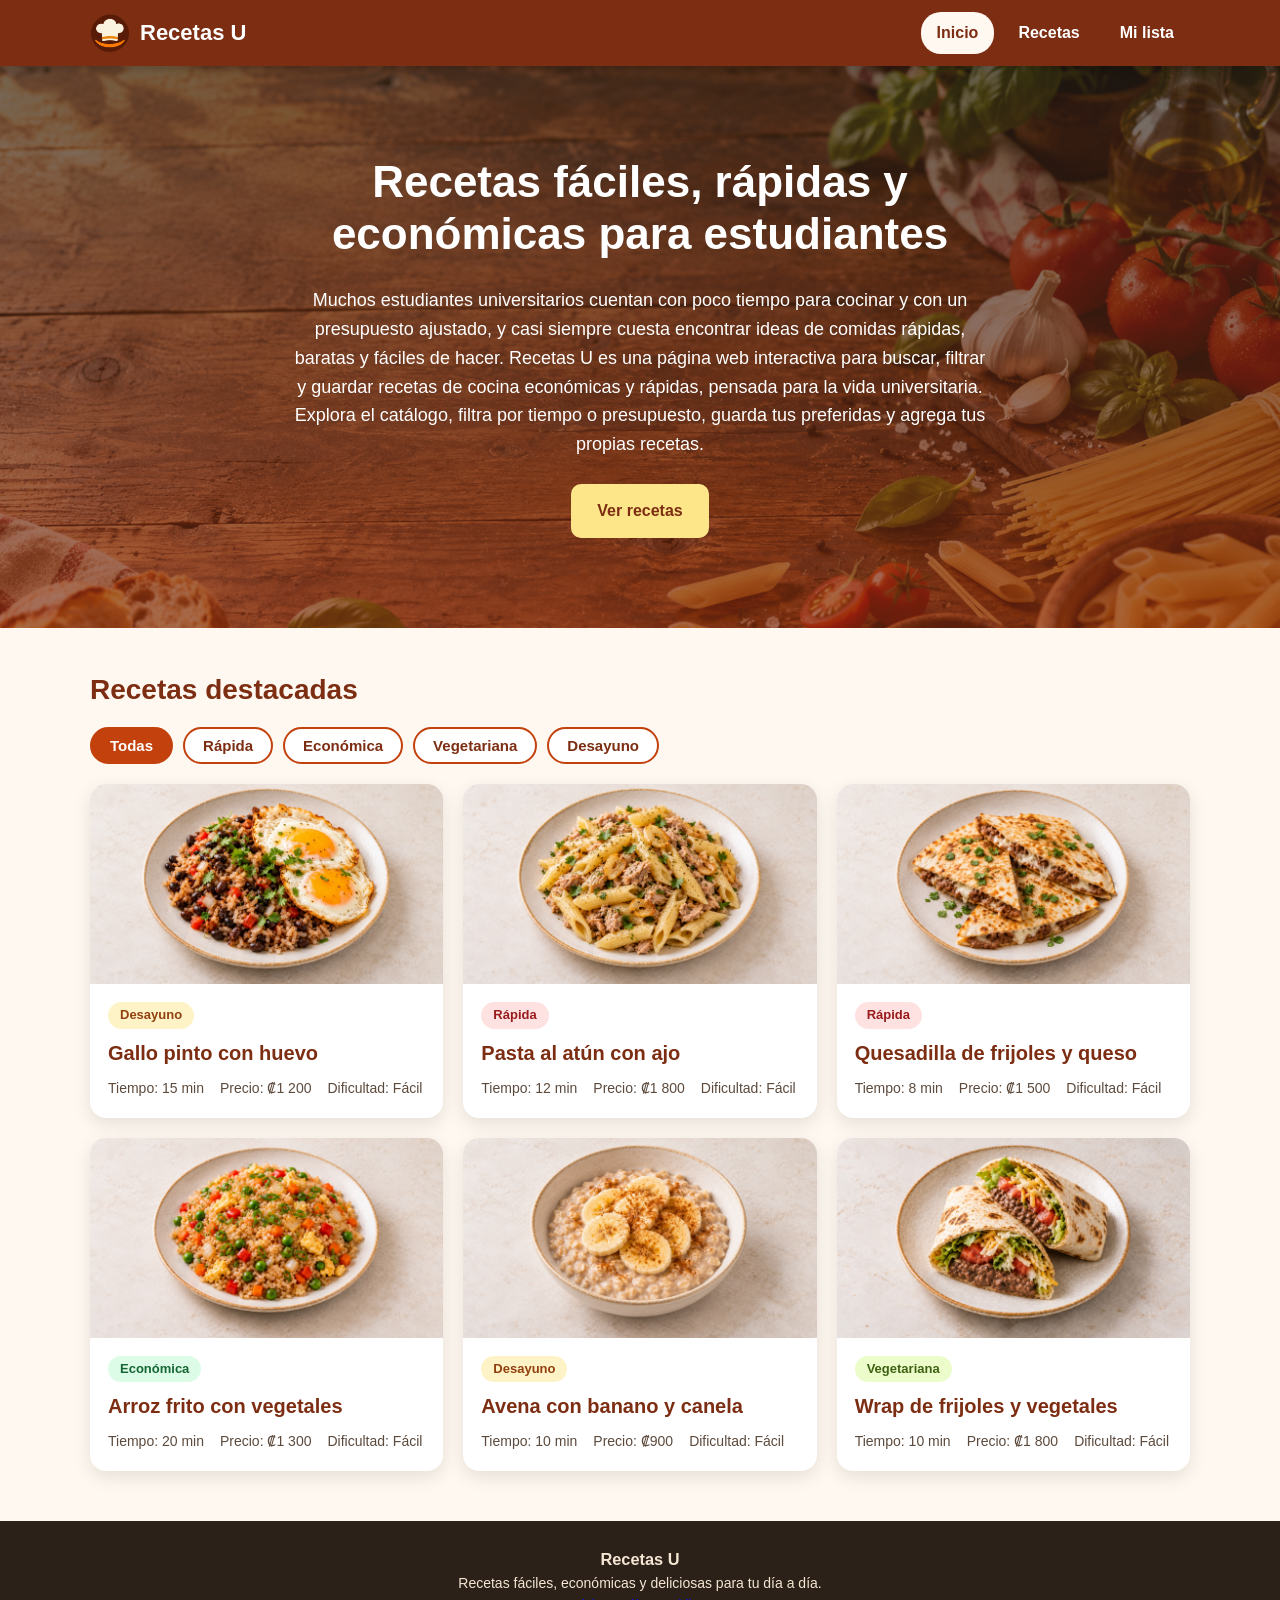
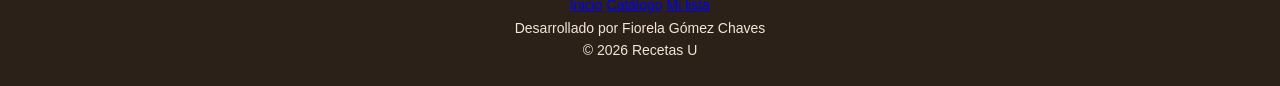
<file: index.html>
<!DOCTYPE html>
<html lang="es">
<head>
    <meta charset="UTF-8">
    <meta name="viewport" content="width=device-width, initial-scale=1.0">
    <title>Recetas U | Inicio</title>
    <link rel="stylesheet" href="css/styles.css">

</head>
<body>
    <header class="encabezado">
        <div class="encabezado-contenido">
            <a class="marca" href="index.html">
                <img src="img/logo.png" alt="Logo de Recetas U" width="40" height="40">
                <span>Recetas U</span>
            </a>
            <nav class="menu">
                <a href="index.html" class="activo" aria-current="page">Inicio</a>
                <a href="catalogo.html">Recetas</a>
                <a href="mi-lista.html">Mi lista</a>
            </nav>
        </div>
    </header>

    <main>
        <section class="hero">
            <h1>Recetas fáciles, rápidas y económicas para estudiantes</h1>
            <p>Muchos estudiantes universitarios cuentan con poco tiempo para cocinar y con un presupuesto ajustado, y casi siempre cuesta encontrar ideas de comidas rápidas, baratas y fáciles de hacer. Recetas U es una página web interactiva para buscar, filtrar y guardar recetas de cocina económicas y rápidas, pensada para la vida universitaria. Explora el catálogo, filtra por tiempo o presupuesto, guarda tus preferidas y agrega tus propias recetas.</p>
            <a class="boton boton-claro" href="catalogo.html">Ver recetas</a>
        </section>

        <div class="contenedor">

            <section class="seccion">
                <h2>Recetas destacadas</h2>
                <div class="chips" role="group" aria-label="Filtrar recetas destacadas por categoría">
                    <button type="button" class="chip activo" data-categoria="todas">Todas</button>
                    <button type="button" class="chip" data-categoria="Rápida">Rápida</button>
                    <button type="button" class="chip" data-categoria="Económica">Económica</button>
                    <button type="button" class="chip" data-categoria="Vegetariana">Vegetariana</button>
                    <button type="button" class="chip" data-categoria="Desayuno">Desayuno</button>
                </div>
                <div id="destacadas" class="rejilla-recetas"></div>
            </section>
        </div>
    </main>

    <footer class="pie">
        <h3>Recetas U</h3>
        <p>Recetas fáciles, económicas y deliciosas para tu día a día.</p>
        
        <nav aria-label="Enlaces del pie de página">
            <a href="index.html">Inicio</a>
            <a href="catalogo.html">Catálogo</a>
            <a href="mi-lista.html">Mi lista</a>
        </nav>    

        <p>Desarrollado por Fiorela Gómez Chaves</p>
        <p>© 2026 Recetas U </p>
    </footer>

    <script src="js/comun.js"></script>
    <script src="js/index.js"></script>
</body>
</html>
</file>
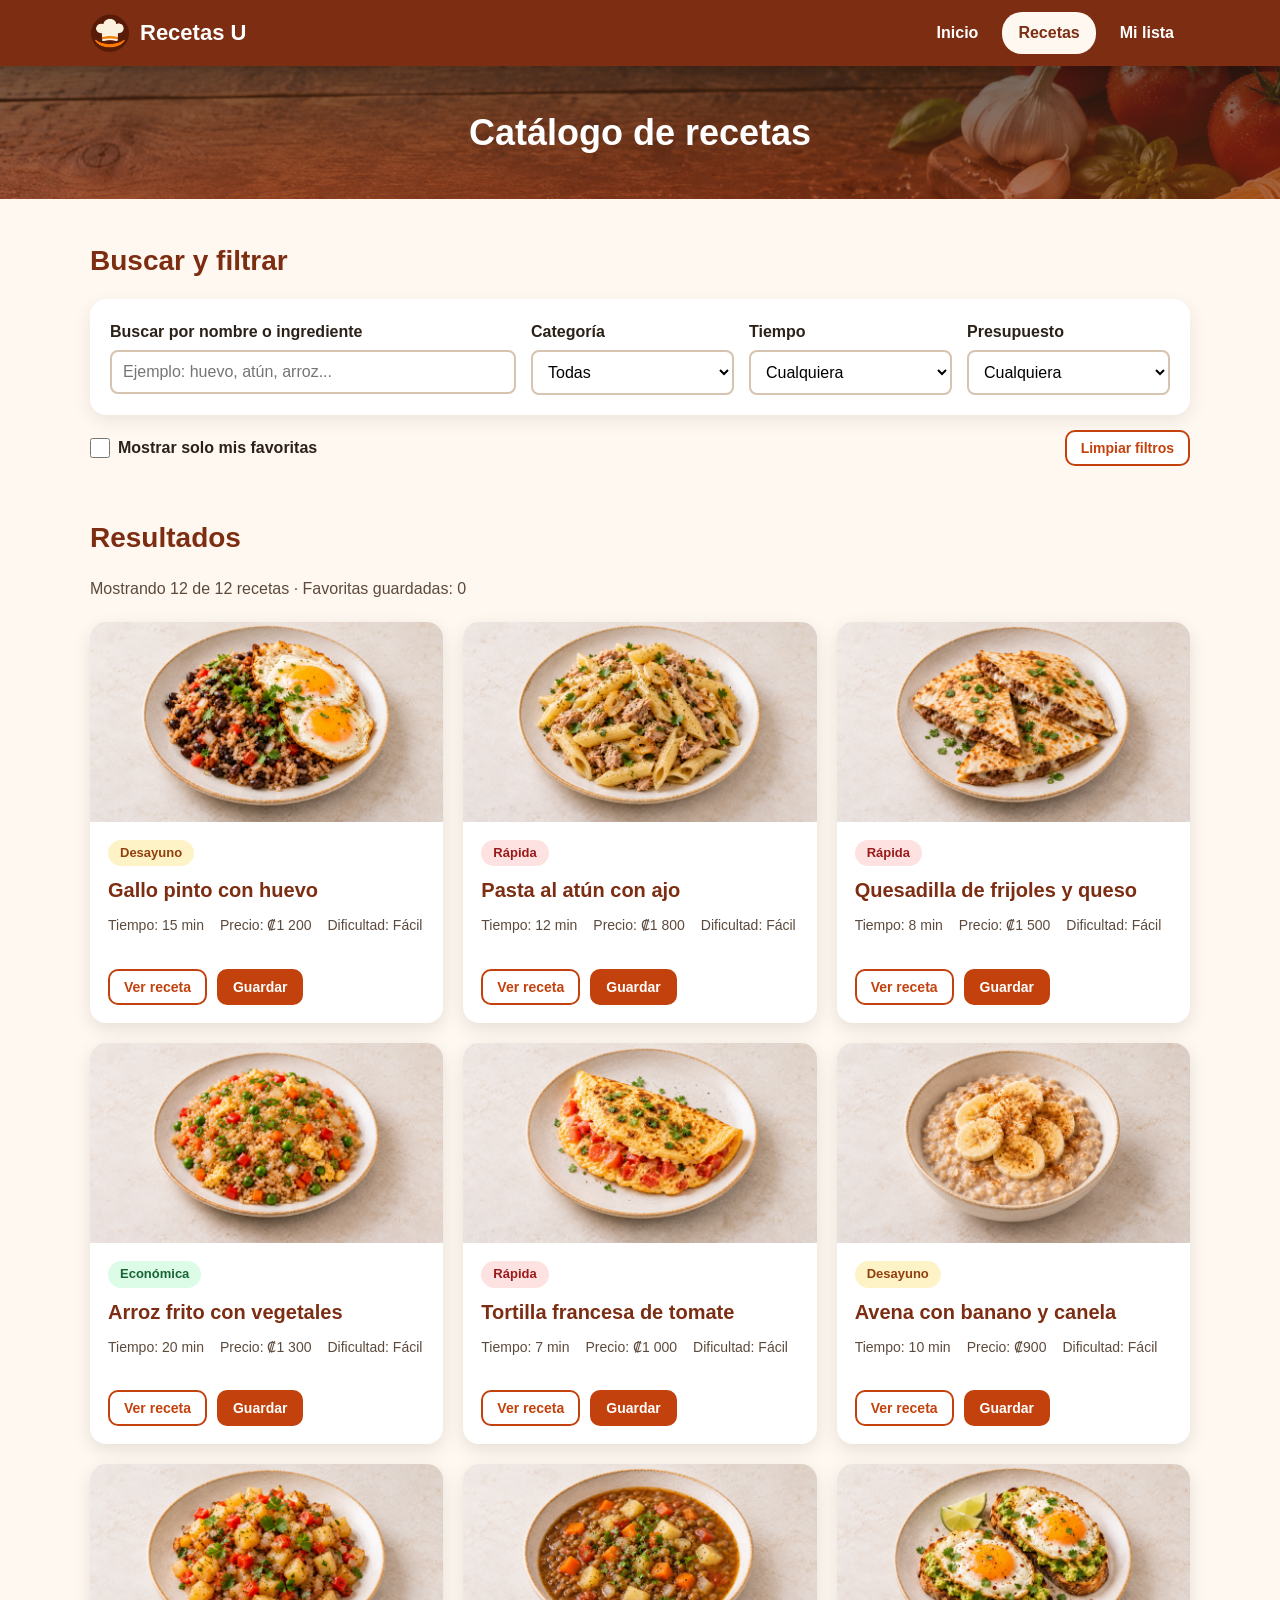
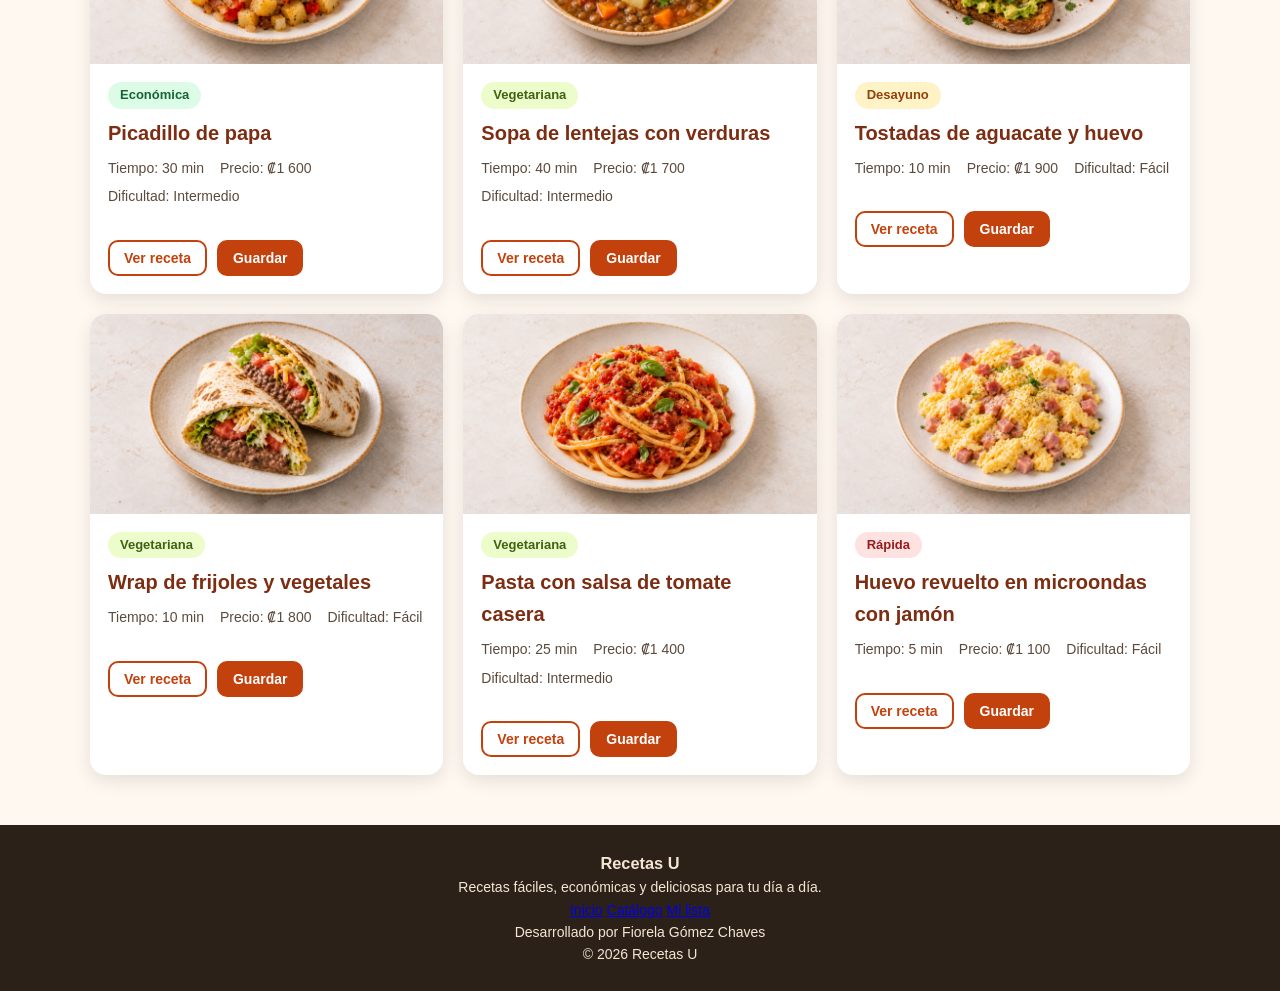
<file: catalogo.html>
<!DOCTYPE html>
<html lang="es">
<head>
    <meta charset="UTF-8">
    <meta name="viewport" content="width=device-width, initial-scale=1.0">
    <title>Recetas U | Recetas</title>
    <link rel="stylesheet" href="css/styles.css">
</head>
<body>
    <header class="encabezado">
        <div class="encabezado-contenido">
            <a class="marca" href="index.html">
                <img src="img/logo.png" alt="Logo de Recetas U" width="40" height="40">
                <span>Recetas U</span>
            </a>
            <nav class="menu">
                <a href="index.html">Inicio</a>
                <a href="catalogo.html" class="activo" aria-current="page">Recetas</a>
                <a href="mi-lista.html">Mi lista</a>
            </nav>
        </div>
    </header>

    <main>
        <section class="hero hero-pequeno">
            <h1>Catálogo de recetas</h1>
        </section>

        <div class="contenedor">
            <section class="seccion">
                <h2>Buscar y filtrar</h2>
                <div class="panel-filtros">
                    <div class="campo campo-buscador">
                        <label for="buscador">Buscar por nombre o ingrediente</label>
                        <input type="search" id="buscador" placeholder="Ejemplo: huevo, atún, arroz...">
                    </div>
                    <div class="campo">
                        <label for="filtro-categoria">Categoría</label>
                        <select id="filtro-categoria">
                            <option value="todas">Todas</option>
                            <option value="Rápida">Rápida</option>
                            <option value="Económica">Económica</option>
                            <option value="Vegetariana">Vegetariana</option>
                            <option value="Desayuno">Desayuno</option>
                        </select>
                    </div>
                    <div class="campo">
                        <label for="filtro-tiempo">Tiempo</label>
                        <select id="filtro-tiempo">
                            <option value="0">Cualquiera</option>
                            <option value="10">Hasta 10 min</option>
                            <option value="20">Hasta 20 min</option>
                            <option value="30">Hasta 30 min</option>
                        </select>
                    </div>
                    <div class="campo">
                        <label for="filtro-precio">Presupuesto</label>
                        <select id="filtro-precio">
                            <option value="0">Cualquiera</option>
                            <option value="1000">Hasta ₡1.000</option>
                            <option value="1500">Hasta ₡1.500</option>
                            <option value="2000">Hasta ₡2.000</option>
                        </select>
                    </div>
                </div>
                <div class="filtros-extra">
                    <label class="casilla">
                        <input type="checkbox" id="solo-favoritas">
                        Mostrar solo mis favoritas
                    </label>
                    <button type="button" id="limpiar-filtros" class="boton boton-secundario boton-pequeno">Limpiar filtros</button>
                </div>
            </section>

            <section class="seccion">
                <h2>Resultados</h2>
                <p id="contador" class="contador" aria-live="polite"></p>
                <div id="lista-recetas" class="rejilla-recetas"></div>
            </section>
        </div>
    </main>

    <footer class="pie">
        <h3>Recetas U</h3>
        <p>Recetas fáciles, económicas y deliciosas para tu día a día.</p>
        
        <nav aria-label="Enlaces del pie de página">
            <a href="index.html">Inicio</a>
            <a href="catalogo.html">Catálogo</a>
            <a href="mi-lista.html">Mi lista</a>
        </nav>    

        <p>Desarrollado por Fiorela Gómez Chaves</p>
        <p>© 2026 Recetas U </p>
    </footer>

    <p id="mensaje" class="mensaje oculto" role="status"></p>

    <script src="js/comun.js"></script>
    <script src="js/catalogo.js"></script>
</body>
</html>
</file>
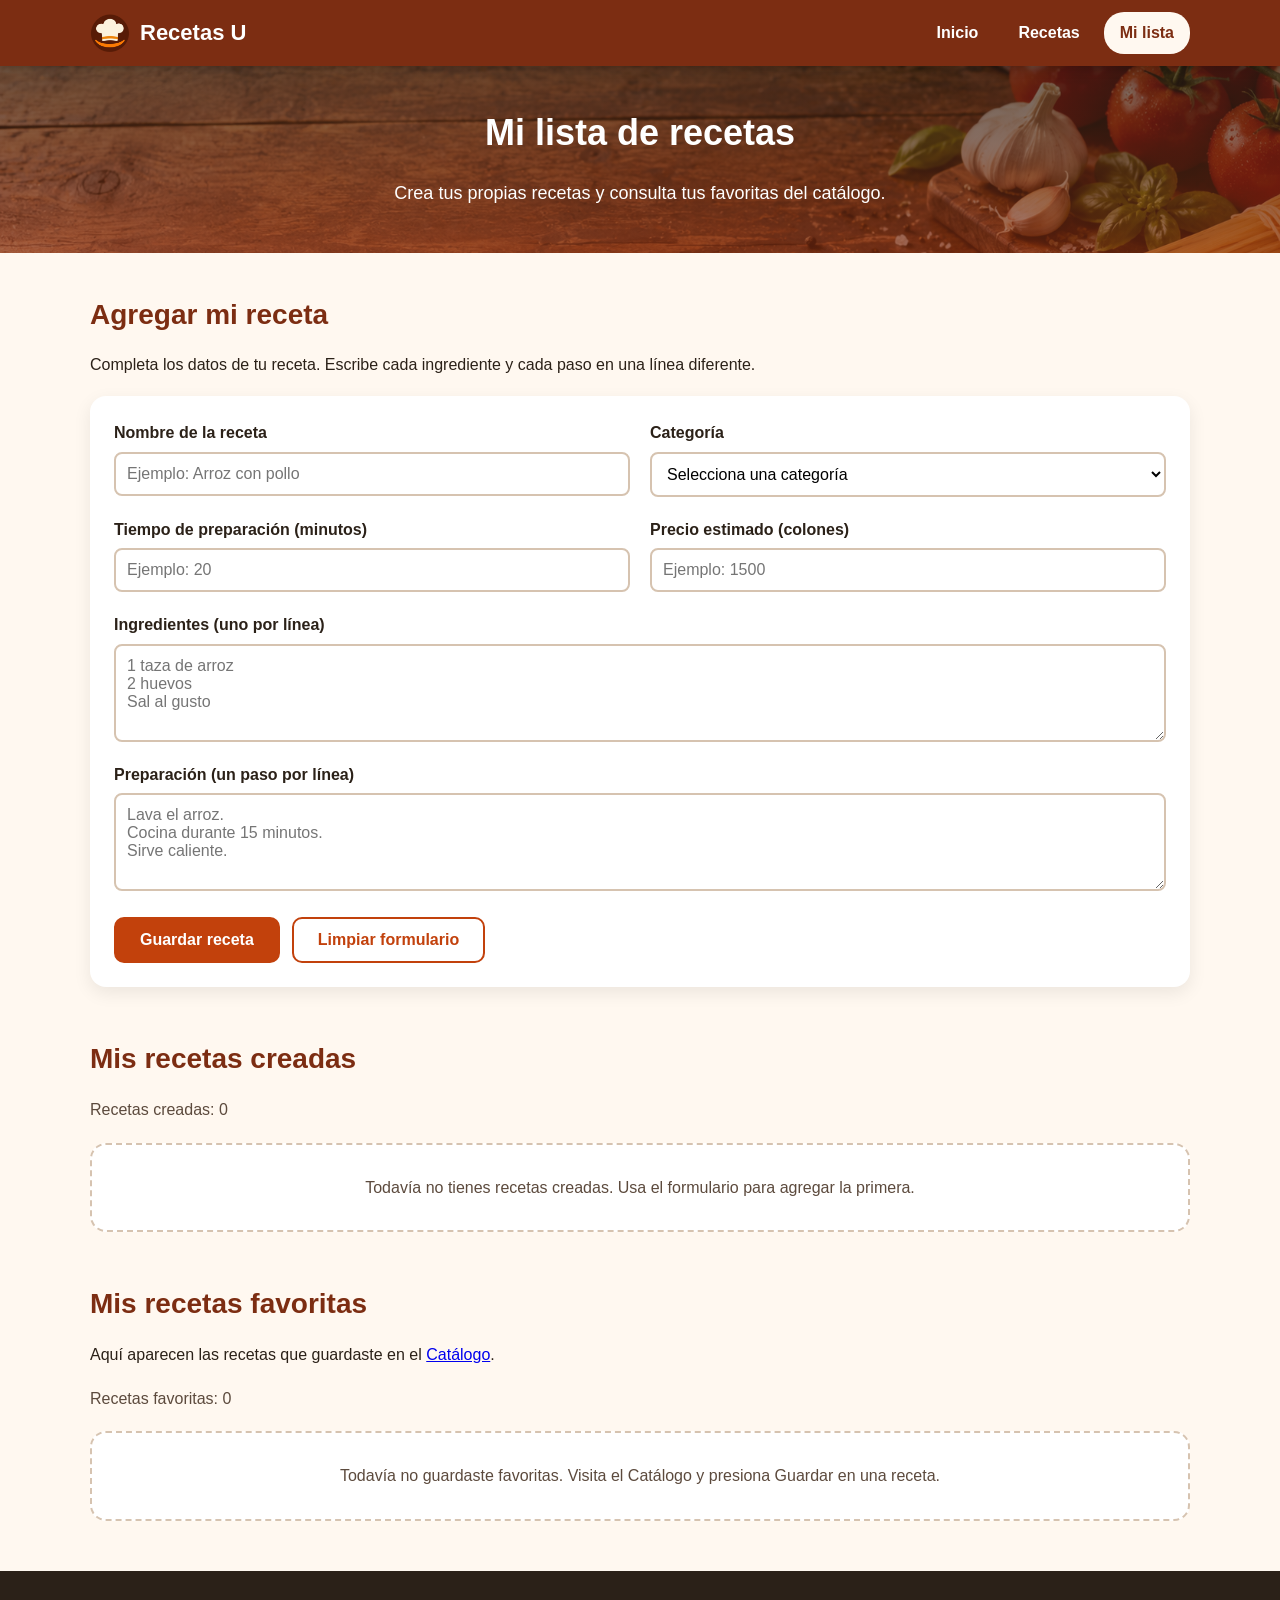
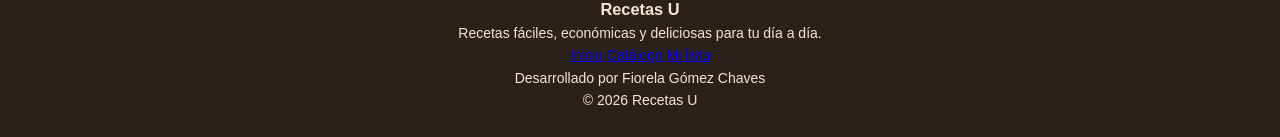
<file: mi-lista.html>
<!DOCTYPE html>
<html lang="es">
<head>
    <meta charset="UTF-8">
    <meta name="viewport" content="width=device-width, initial-scale=1.0">
    <title>Recetas U | Mi lista</title>
    <link rel="stylesheet" href="css/styles.css">
</head>
<body>
    <header class="encabezado">
        <div class="encabezado-contenido">
            <a class="marca" href="index.html">
                <img src="img/logo.png" alt="Logo de Recetas U" width="40" height="40">
                <span>Recetas U</span>
            </a>
            <nav class="menu">
                <a href="index.html">Inicio</a>
                <a href="catalogo.html">Recetas</a>
                <a href="mi-lista.html" class="activo" aria-current="page">Mi lista</a>
            </nav>
        </div>
    </header>

    <main>
        <section class="hero hero-pequeno">
            <h1>Mi lista de recetas</h1>
            <p>Crea tus propias recetas y consulta tus favoritas del catálogo.</p>
        </section>

        <div class="contenedor">
            <section class="seccion">
                <h2>Agregar mi receta</h2>
                <p class="seccion-intro">Completa los datos de tu receta. Escribe cada ingrediente y cada paso en una línea diferente.</p>

                <form id="formulario-receta" class="formulario-receta" novalidate>
                    <div class="rejilla-formulario">
                        <div class="campo">
                            <label for="nombre-receta">Nombre de la receta</label>
                            <input id="nombre-receta" type="text" placeholder="Ejemplo: Arroz con pollo" required aria-describedby="error-nombre-receta">
                            <small id="error-nombre-receta" class="error-campo" aria-live="polite"></small>
                        </div>

                        <div class="campo">
                            <label for="categoria-receta">Categoría</label>
                            <select id="categoria-receta" required aria-describedby="error-categoria-receta">
                                <option value="">Selecciona una categoría</option>
                                <option value="Rápida">Rápida</option>
                                <option value="Económica">Económica</option>
                                <option value="Vegetariana">Vegetariana</option>
                                <option value="Desayuno">Desayuno</option>
                            </select>
                            <small id="error-categoria-receta" class="error-campo" aria-live="polite"></small>
                        </div>

                        <div class="campo">
                            <label for="tiempo-receta">Tiempo de preparación (minutos)</label>
                            <input id="tiempo-receta" type="number" min="1" step="1" placeholder="Ejemplo: 20" required aria-describedby="error-tiempo-receta">
                            <small id="error-tiempo-receta" class="error-campo" aria-live="polite"></small>
                        </div>

                        <div class="campo">
                            <label for="precio-receta">Precio estimado (colones)</label>
                            <input id="precio-receta" type="number" min="0" step="1" placeholder="Ejemplo: 1500" required aria-describedby="error-precio-receta">
                            <small id="error-precio-receta" class="error-campo" aria-live="polite"></small>
                        </div>

                        <div class="campo campo-ancho">
                            <label for="ingredientes-receta">Ingredientes (uno por línea)</label>
                            <textarea id="ingredientes-receta" rows="4" placeholder="1 taza de arroz&#10;2 huevos&#10;Sal al gusto" required aria-describedby="error-ingredientes-receta"></textarea>
                            <small id="error-ingredientes-receta" class="error-campo" aria-live="polite"></small>
                        </div>

                        <div class="campo campo-ancho">
                            <label for="preparacion-receta">Preparación (un paso por línea)</label>
                            <textarea id="preparacion-receta" rows="4" placeholder="Lava el arroz.&#10;Cocina durante 15 minutos.&#10;Sirve caliente." required aria-describedby="error-preparacion-receta"></textarea>
                            <small id="error-preparacion-receta" class="error-campo" aria-live="polite"></small>
                        </div>
                    </div>

                    <div class="acciones-formulario">
                        <button type="submit" class="boton">Guardar receta</button>
                        <button type="button" class="boton boton-secundario" id="limpiar-formulario">Limpiar formulario</button>
                    </div>
                </form>
            </section>

            <section class="seccion">
                <h2>Mis recetas creadas</h2>
                <p id="contador-personales" class="contador" aria-live="polite"></p>
                <div id="lista-personales" class="rejilla-recetas"></div>
            </section>

            <section class="seccion">
                <h2>Mis recetas favoritas</h2>
                <p class="seccion-intro">Aquí aparecen las recetas que guardaste en el <a href="catalogo.html">Catálogo</a>.</p>
                <p id="contador-favoritas" class="contador" aria-live="polite"></p>
                <div id="lista-favoritas" class="rejilla-recetas"></div>
            </section>
        </div>
    </main>

    <footer class="pie">
        <h3>Recetas U</h3>
        <p>Recetas fáciles, económicas y deliciosas para tu día a día.</p>
        
        <nav aria-label="Enlaces del pie de página">
            <a href="index.html">Inicio</a>
            <a href="catalogo.html">Catálogo</a>
            <a href="mi-lista.html">Mi lista</a>
        </nav>    

        <p>Desarrollado por Fiorela Gómez Chaves</p>
        <p>© 2026 Recetas U </p>
    </footer>

    <p id="mensaje" class="mensaje oculto" role="status" aria-live="polite"></p>

    <script src="js/comun.js"></script>
    <script src="js/mi-lista.js"></script>
</body>
</html>
</file>
<file: css/styles.css>
/* ===== 
ESTILOS GENERALES 
Se eliminana margenes y espacios predeterminados
box-sizing facilita calcular el tamaño de los elementos
===== */

* {
    margin: 0;
    padding: 0;
    box-sizing: border-box;
}

/* ==================================================
CUERPO DE LA PÁGINA
Flex-direction: column permite mantener el footer abajo aunque haya poco contenido.
================================================== */
body {
    font-family: Arial, sans-serif;
    background-color: #fff8f0;
    color: #2b2118;
    line-height: 1.6;
    min-height: 100vh;
    display: flex;
    flex-direction: column;
}

main {
    flex: 1;/*Permite que el elemento main ocupe todo el espacio disponible dentro del body*/
}

img {
    max-width: 100%;
}

/* ================
OCULTAR ELEMENTOS
=================== */

.oculto {
    display: none;
}

.contenedor {
    width: 90%;
    max-width: 1100px;
    margin: 40px auto;
}


.seccion {
    margin-bottom: 50px; /*aplica ese espacio de separacion hacia abajo*/
}

.seccion h2 {
    font-size: 28px;
    color: #7c2d12;
    margin-bottom: 15px;
}

/* ===== HEADER Y MENÚ ===== */
/* sticky para que el menú siempre se vea al hacer scroll */
.encabezado {
    background-color: #7c2d12;
    position: sticky;
    top: 0;
    z-index: 10;
    box-shadow: 0 2px 10px rgba(0, 0, 0, 0.25);
}

/* Flexbox: logo a la izquierda y menú a la derecha */
.encabezado-contenido {
    width: 90%;
    max-width: 1100px;
    margin: 0 auto;
    padding: 12px 0;
    display: flex;
    justify-content: space-between;
    align-items: center;
    flex-wrap: wrap;
    gap: 10px;
}

.marca {
    display: flex;
    align-items: center;
    gap: 10px;
    color: white;
    text-decoration: none;
    font-size: 22px;
    font-weight: bold;
}

.menu {
    display: flex;
    flex-wrap: wrap;
    gap: 8px;
}

.menu a {
    color: white;
    text-decoration: none;
    font-weight: bold;
    padding: 8px 16px;
    border-radius: 20px;
    transition: background-color 0.3s;
}

.menu a:hover {
    background-color: #9a3b17;
}

/* página activa */
.menu a.activo {
    background-color: #fff8f0;
    color: #7c2d12;
}

/* ===== HERO ===== */

.hero {
    background-color: #7c2d12;
    background-image: linear-gradient(rgba(43, 33, 24, 0.65), rgba(124, 45, 18, 0.65)), url("../img/Hero1.png");
    background-size: cover;
    background-position: center;
    color: white;
    text-align: center;
    padding: 90px 20px;

    display: flex;
    flex-direction: column;
    align-items: center;
    gap: 25px;
}

.hero h1 {
    font-size: 44px;
    max-width: 800px;
    line-height: 1.2;
}

.hero p {
    font-size: 18px;
    max-width: 700px;
}

/* ===== BOTONES ===== */

.boton {
    display: inline-block;
    background-color: #c2410c;
    color: white;
    text-decoration: none;
    border: 2px solid #c2410c;
    padding: 12px 24px;
    border-radius: 10px;
    font-size: 16px;
    font-weight: bold;
    font-family: Arial, sans-serif;
    cursor: pointer;
    transition: transform 0.3s, box-shadow 0.3s, background-color 0.3s;
}

.boton:hover {
    transform: translateY(-3px);
    box-shadow: 0 6px 15px rgba(0, 0, 0, 0.2);
}

.boton:focus-visible,
.menu a:focus-visible,
.chip:focus-visible {
    outline: 3px solid #fbbf24;
    outline-offset: 2px;
}

.boton-claro {
    background-color: #fde68a;
    border-color: #fde68a;
    color: #7c2d12;
}

/*==== Filtro de recetas destacadas =====*/
.chips {
    display: flex;
    flex-wrap: wrap;
    gap: 10px;
    margin-bottom: 20px;
}

.chip {
    background-color: white;
    color: #7c2d12;
    border: 2px solid #c2410c;
    padding: 8px 18px;
    border-radius: 20px;
    font-size: 15px;
    font-weight: bold;
    font-family: Arial, sans-serif;
    cursor: pointer;
    transition: background-color 0.3s, color 0.3s;
}

.chip:hover {
    background-color: #ffedd5;
}

/* botón de filtro seleccionado */
.chip.activo {
    background-color: #c2410c;
    color: white;
}

/* ===== TARJETAS DE RECETAS ===== */

.rejilla-recetas {
    display: grid;
    grid-template-columns: repeat(3, 1fr);
    gap: 20px;
    align-items: start;
}

.tarjeta-receta {
    background-color: white;
    border-radius: 16px;
    overflow: hidden;
    box-shadow: 0 6px 18px rgba(0, 0, 0, 0.1);
    transition: transform 0.3s, box-shadow 0.3s;

    display: flex;
    flex-direction: column;

    /*Para que ocupe todo el espacio y asi 
    queden todas las tarjetas del mismo tamaño*/
    height: 100%;
}

.tarjeta-receta:hover {
    transform: translateY(-4px);
    box-shadow: 0 10px 25px rgba(0, 0, 0, 0.15);
}

/* object-fit: cover recorta la foto para que todas midan lo mismo */
.tarjeta-imagen {
    width: 100%;
    height: 200px;
    object-fit: cover;
    display: block;
}

/* Flexbox en columna para acomodar el texto dentro de la tarjeta */
.tarjeta-cuerpo {
    padding: 18px;
    display: flex;
    flex-direction: column;
    gap: 8px;
}

.tarjeta-cuerpo h3 {
    color: #7c2d12;
    font-size: 20px;
}

.etiqueta {
    align-self: flex-start;
    padding: 3px 12px;
    border-radius: 20px;
    font-size: 13px;
    font-weight: bold;
    background-color: #e5e7eb;
    color: #1f2937;
}

.etiqueta-rapida {
    background-color: #fee2e2;
    color: #991b1b;
}

.etiqueta-economica {
    background-color: #dcfce7;
    color: #166534;
}

.etiqueta-vegetariana {
    background-color: #ecfccb;
    color: #3f6212;
}

.etiqueta-desayuno {
    background-color: #fef3c7;
    color: #92400e;
}

.datos {
    display: flex;
    flex-wrap: wrap;
    gap: 6px 16px;
    font-size: 14px;
    color: #5c4a3d;
}

.estado-vacio {
    grid-column: 1 / -1;
    text-align: center;
    background-color: white;
    border: 2px dashed #d6c3b0;
    border-radius: 16px;
    padding: 30px;
    color: #5c4a3d;
}

/* ===== FOOTER ===== */

.pie {
    background-color: #2b2118;
    color: #f5e6d3;
    text-align: center;
    padding: 25px 20px;
    font-size: 14px;
}

/* ===== BANNER DE PÁGINAS INTERNAS ===== */

.hero-pequeno {
    padding: 45px 20px;
}

.hero-pequeno h1 {
    font-size: 36px;
}

/* ===== BUSCADOR Y FILTROS ===== */

.panel-filtros {
    background-color: white;
    padding: 20px;
    border-radius: 16px;
    box-shadow: 0 6px 18px rgba(0, 0, 0, 0.08);

    display: grid;
    grid-template-columns: 2fr 1fr 1fr 1fr;
    gap: 15px;
}

.campo {
    display: flex;
    flex-direction: column;
    gap: 6px;
}

.campo label {
    font-weight: bold;
}

.campo input,
.campo select {
    width: 100%;
    padding: 11px;
    border: 2px solid #d6c3b0;
    border-radius: 8px;
    font-family: Arial, sans-serif;
    font-size: 16px;
    background-color: white;
    transition: border-color 0.3s, box-shadow 0.3s;
}

.campo input:focus,
.campo select:focus {
    outline: none;
    border-color: #c2410c;
    box-shadow: 0 0 6px rgba(194, 65, 12, 0.35);
}

.filtros-extra {
    display: flex;
    justify-content: space-between;
    align-items: center;
    flex-wrap: wrap;
    gap: 12px;
    margin-top: 15px;
}

.casilla {
    display: flex;
    align-items: center;
    gap: 8px;
    font-weight: bold;
    cursor: pointer;
}

.casilla input {
    width: 20px;
    height: 20px;
}

.contador {
    color: #5c4a3d;
    margin-bottom: 20px;
}

/* ===== BOTONES DE LAS TARJETAS ===== */

.boton-secundario {
    background-color: white;
    color: #c2410c;
}

.boton-guardada {
    background-color: #166534;
    border-color: #166534;
}

.boton-pequeno {
    padding: 8px 14px;
    font-size: 14px;
}

.tarjeta-acciones {
    display: flex;
    flex-wrap: wrap;
    gap: 10px;
    padding: 14px 18px 18px;
}

/* ===== DETALLE DE LA RECETA ===== */

.detalle {
    background-color: #fffaf5;
    border-top: 1px dashed #e0c7ae;
    padding: 15px 18px;
}

.detalle h4 {
    color: #7c2d12;
    margin: 8px 0 4px;
}

.detalle ul,
.detalle ol {
    margin-left: 22px;
    font-size: 15px;
}

/* ===== MENSAJES ===== */

/* mensaje flotante abajo de la pantalla */
.mensaje {
    position: fixed;
    bottom: 20px;
    left: 50%;
    transform: translateX(-50%);
    z-index: 20;
    max-width: 90%;
    text-align: center;
    padding: 14px 24px;
    border-radius: 10px;
    font-weight: bold;
    color: white;
    box-shadow: 0 6px 18px rgba(0, 0, 0, 0.3);
}

.mensaje.exito {
    background-color: #166534;
}

.mensaje.error {
    background-color: #b91c1c;
}

.mensaje.aviso {
    background-color: #92400e;
}


/* ===== FORMULARIO DE MI LISTA ===== */

.seccion-intro {
    margin-bottom: 18px;
}

.formulario-receta {
    background-color: white;
    padding: 24px;
    border-radius: 16px;
    box-shadow: 0 6px 18px rgba(0, 0, 0, 0.08);
}

.rejilla-formulario {
    display: grid;
    grid-template-columns: repeat(2, minmax(0, 1fr));
    gap: 14px 20px;
}

.campo-ancho {
    grid-column: 1 / -1;
}

.campo textarea {
    width: 100%;
    padding: 11px;
    border: 2px solid #d6c3b0;
    border-radius: 8px;
    font-family: Arial, sans-serif;
    font-size: 16px;
    resize: vertical;
}

.campo textarea:focus {
    outline: none;
    border-color: #c2410c;
    box-shadow: 0 0 6px rgba(194, 65, 12, 0.35);
}

.error-campo {
    color: #b91c1c;
    font-size: 13px;
}

.campo input.campo-invalido,
.campo select.campo-invalido,
.campo textarea.campo-invalido {
    border-color: #b91c1c;
}

.acciones-formulario {
    display: flex;
    flex-wrap: wrap;
    gap: 12px;
    margin-top: 20px;
}

.tarjeta-personal .tarjeta-cuerpo {
    padding-bottom: 12px;
}

/* ===== MEDIA QUERIES ===== */

/* Tablet: 900px o menos */
@media (max-width: 900px) {

    .rejilla-recetas {
        grid-template-columns: repeat(2, 1fr);
    }

    .hero h1 {
        font-size: 36px;
    }

    .panel-filtros {
        grid-template-columns: repeat(3, 1fr);
    }

    .campo-buscador {
        grid-column: 1 / -1;
    }
}

/* Celular: 600px o menos */
@media (max-width: 600px) {

    .encabezado-contenido {
        justify-content: center;
    }

    .rejilla-recetas {
        grid-template-columns: 1fr;
    }

    .rejilla-formulario {
        grid-template-columns: 1fr;
    }

    .hero {
        padding: 60px 20px;
    }

    .hero h1 {
        font-size: 28px;
    }

    .hero-pequeno {
        padding: 35px 20px;
    }

    .hero-pequeno h1 {
        font-size: 26px;
    }

    .panel-filtros {
        grid-template-columns: 1fr;
    }

    .hero p {
        font-size: 16px;
    }

    .seccion h2 {
        font-size: 24px;
    }
}
</file>
